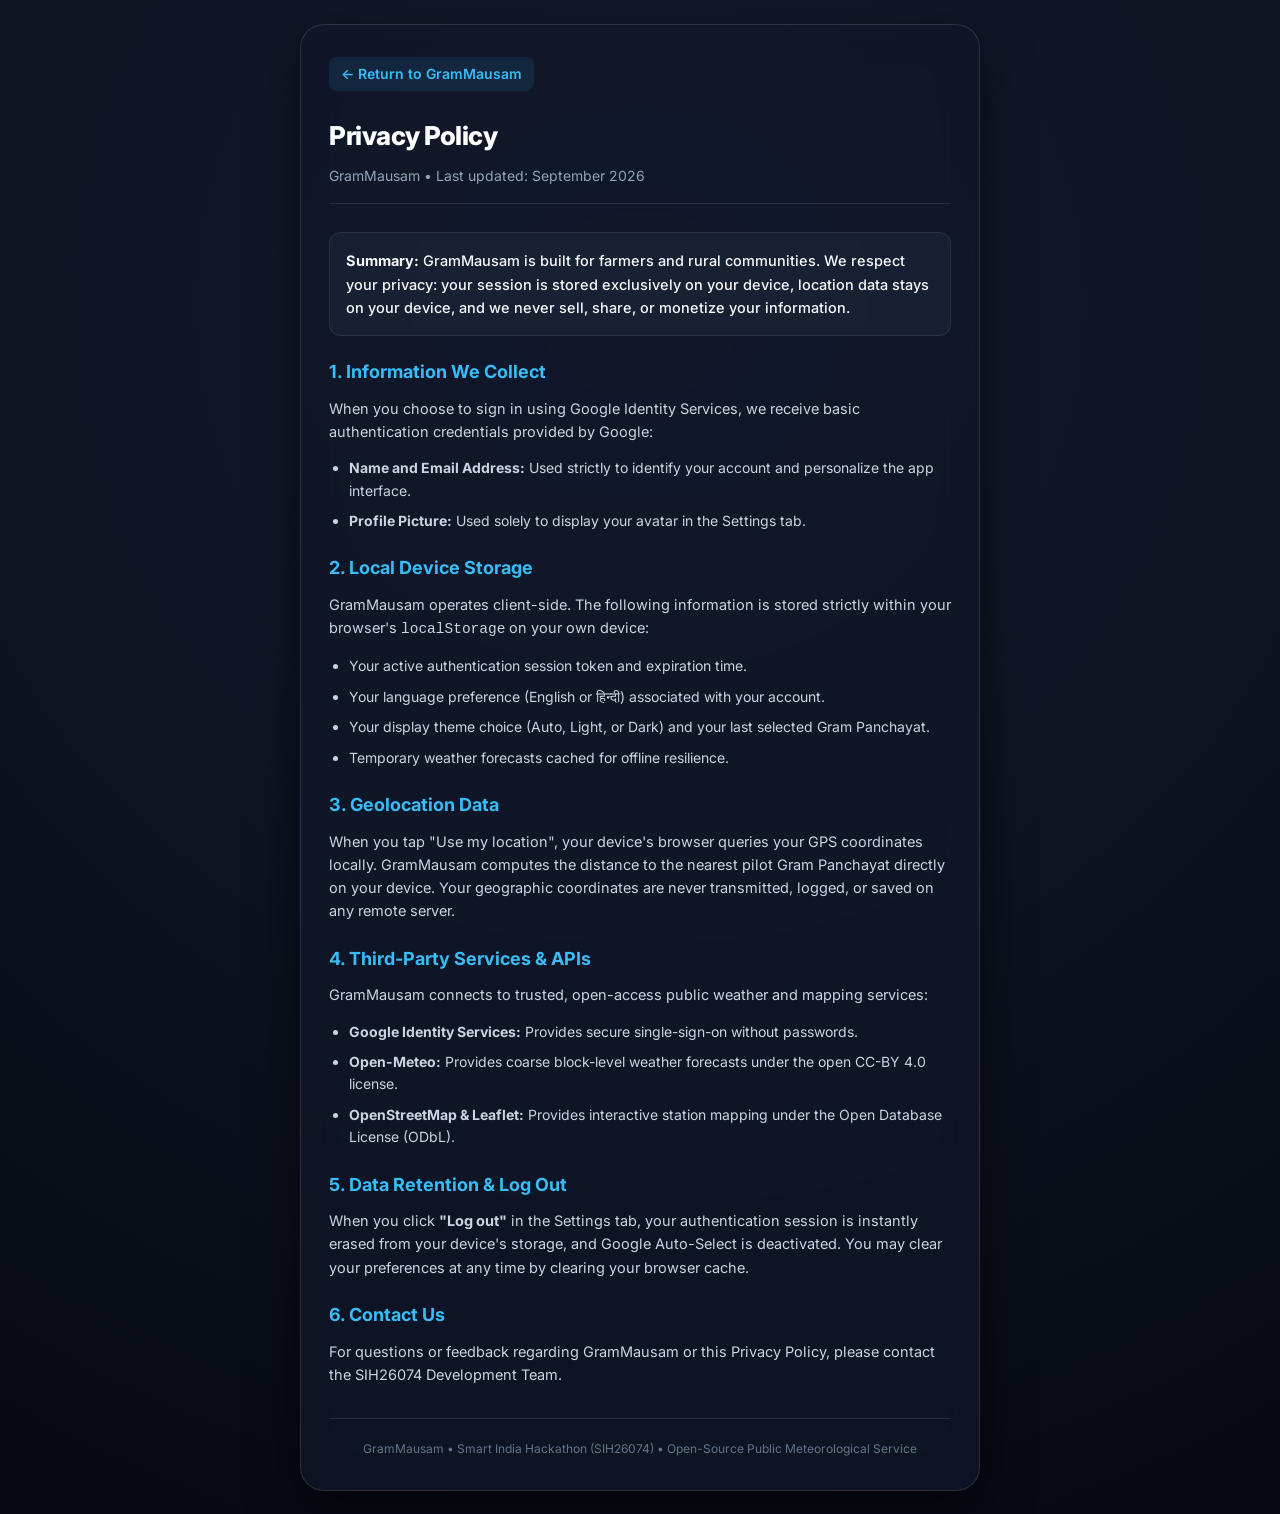
<file: app/privacy.html>
<!DOCTYPE html>
<html lang="en" data-theme="dark">
<head>
  <meta charset="UTF-8">
  <meta name="viewport" content="width=device-width, initial-scale=1.0, viewport-fit=cover">
  <meta name="theme-color" content="#060913">
  <title>Privacy Policy • GramMausam</title>
  <link rel="icon" href="icon.svg" type="image/svg+xml">
  <link rel="preconnect" href="https://fonts.googleapis.com">
  <link rel="preconnect" href="https://fonts.gstatic.com" crossorigin>
  <link href="https://fonts.googleapis.com/css2?family=Inter:wght@400;500;600;700&family=Noto+Sans+Devanagari:wght@400;600&display=swap" rel="stylesheet">
  <style>
    * {
      box-sizing: border-box;
      margin: 0;
      padding: 0;
    }
    body {
      font-family: 'Inter', -apple-system, BlinkMacSystemFont, "Segoe UI", Roboto, sans-serif;
      background: radial-gradient(circle at 50% 20%, #151d30 0%, #060911 100%);
      color: #f1f5f9;
      min-height: 100vh;
      display: flex;
      justify-content: center;
      padding: 24px 16px;
      line-height: 1.6;
    }
    .privacy-container {
      width: 100%;
      max-width: 680px;
      background: rgba(15, 23, 42, 0.75);
      -webkit-backdrop-filter: blur(20px);
      backdrop-filter: blur(20px);
      border: 1px solid rgba(255, 255, 255, 0.12);
      border-radius: 24px;
      padding: 32px 28px;
      box-shadow: 0 20px 50px rgba(0, 0, 0, 0.6);
    }
    .back-btn {
      display: inline-flex;
      align-items: center;
      gap: 6px;
      color: #38bdf8;
      text-decoration: none;
      font-size: 14px;
      font-weight: 600;
      margin-bottom: 24px;
      padding: 6px 12px;
      background: rgba(56, 189, 248, 0.1);
      border-radius: 8px;
      transition: background 0.2s ease;
    }
    .back-btn:hover {
      background: rgba(56, 189, 248, 0.2);
    }
    h1 {
      font-size: 26px;
      font-weight: 800;
      color: #ffffff;
      margin-bottom: 8px;
      letter-spacing: -0.5px;
    }
    .subtitle {
      font-size: 14px;
      color: #94a3b8;
      margin-bottom: 28px;
      padding-bottom: 16px;
      border-bottom: 1px solid rgba(255, 255, 255, 0.1);
    }
    h2 {
      font-size: 18px;
      font-weight: 700;
      color: #38bdf8;
      margin: 22px 0 10px;
    }
    p {
      font-size: 14.5px;
      color: #cbd5e1;
      margin-bottom: 14px;
    }
    ul {
      margin: 10px 0 16px 20px;
      color: #cbd5e1;
      font-size: 14px;
    }
    li {
      margin-bottom: 8px;
    }
    .highlight-card {
      background: rgba(30, 41, 59, 0.6);
      border: 1px solid rgba(255, 255, 255, 0.08);
      border-radius: 12px;
      padding: 16px;
      margin: 18px 0;
    }
    .footer {
      margin-top: 32px;
      padding-top: 20px;
      border-top: 1px solid rgba(255, 255, 255, 0.1);
      font-size: 12px;
      color: #64748b;
      text-align: center;
    }
  </style>
</head>
<body>
  <div class="privacy-container">
    <a href="index.html" class="back-btn">← Return to GramMausam</a>
    
    <h1>Privacy Policy</h1>
    <div class="subtitle">GramMausam • Last updated: September 2026</div>

    <div class="highlight-card">
      <p style="margin: 0; color: #f8fafc; font-weight: 500;">
        <strong>Summary:</strong> GramMausam is built for farmers and rural communities. We respect your privacy: your session is stored exclusively on your device, location data stays on your device, and we never sell, share, or monetize your information.
      </p>
    </div>

    <h2>1. Information We Collect</h2>
    <p>When you choose to sign in using Google Identity Services, we receive basic authentication credentials provided by Google:</p>
    <ul>
      <li><strong>Name and Email Address:</strong> Used strictly to identify your account and personalize the app interface.</li>
      <li><strong>Profile Picture:</strong> Used solely to display your avatar in the Settings tab.</li>
    </ul>

    <h2>2. Local Device Storage</h2>
    <p>GramMausam operates client-side. The following information is stored strictly within your browser's <code>localStorage</code> on your own device:</p>
    <ul>
      <li>Your active authentication session token and expiration time.</li>
      <li>Your language preference (English or हिन्दी) associated with your account.</li>
      <li>Your display theme choice (Auto, Light, or Dark) and your last selected Gram Panchayat.</li>
      <li>Temporary weather forecasts cached for offline resilience.</li>
    </ul>

    <h2>3. Geolocation Data</h2>
    <p>When you tap "Use my location", your device's browser queries your GPS coordinates locally. GramMausam computes the distance to the nearest pilot Gram Panchayat directly on your device. Your geographic coordinates are never transmitted, logged, or saved on any remote server.</p>

    <h2>4. Third-Party Services & APIs</h2>
    <p>GramMausam connects to trusted, open-access public weather and mapping services:</p>
    <ul>
      <li><strong>Google Identity Services:</strong> Provides secure single-sign-on without passwords.</li>
      <li><strong>Open-Meteo:</strong> Provides coarse block-level weather forecasts under the open CC-BY 4.0 license.</li>
      <li><strong>OpenStreetMap & Leaflet:</strong> Provides interactive station mapping under the Open Database License (ODbL).</li>
    </ul>

    <h2>5. Data Retention & Log Out</h2>
    <p>When you click <strong>"Log out"</strong> in the Settings tab, your authentication session is instantly erased from your device's storage, and Google Auto-Select is deactivated. You may clear your preferences at any time by clearing your browser cache.</p>

    <h2>6. Contact Us</h2>
    <p>For questions or feedback regarding GramMausam or this Privacy Policy, please contact the SIH26074 Development Team.</p>

    <div class="footer">
      GramMausam • Smart India Hackathon (SIH26074) • Open-Source Public Meteorological Service
    </div>
  </div>
</body>
</html>
</file>
